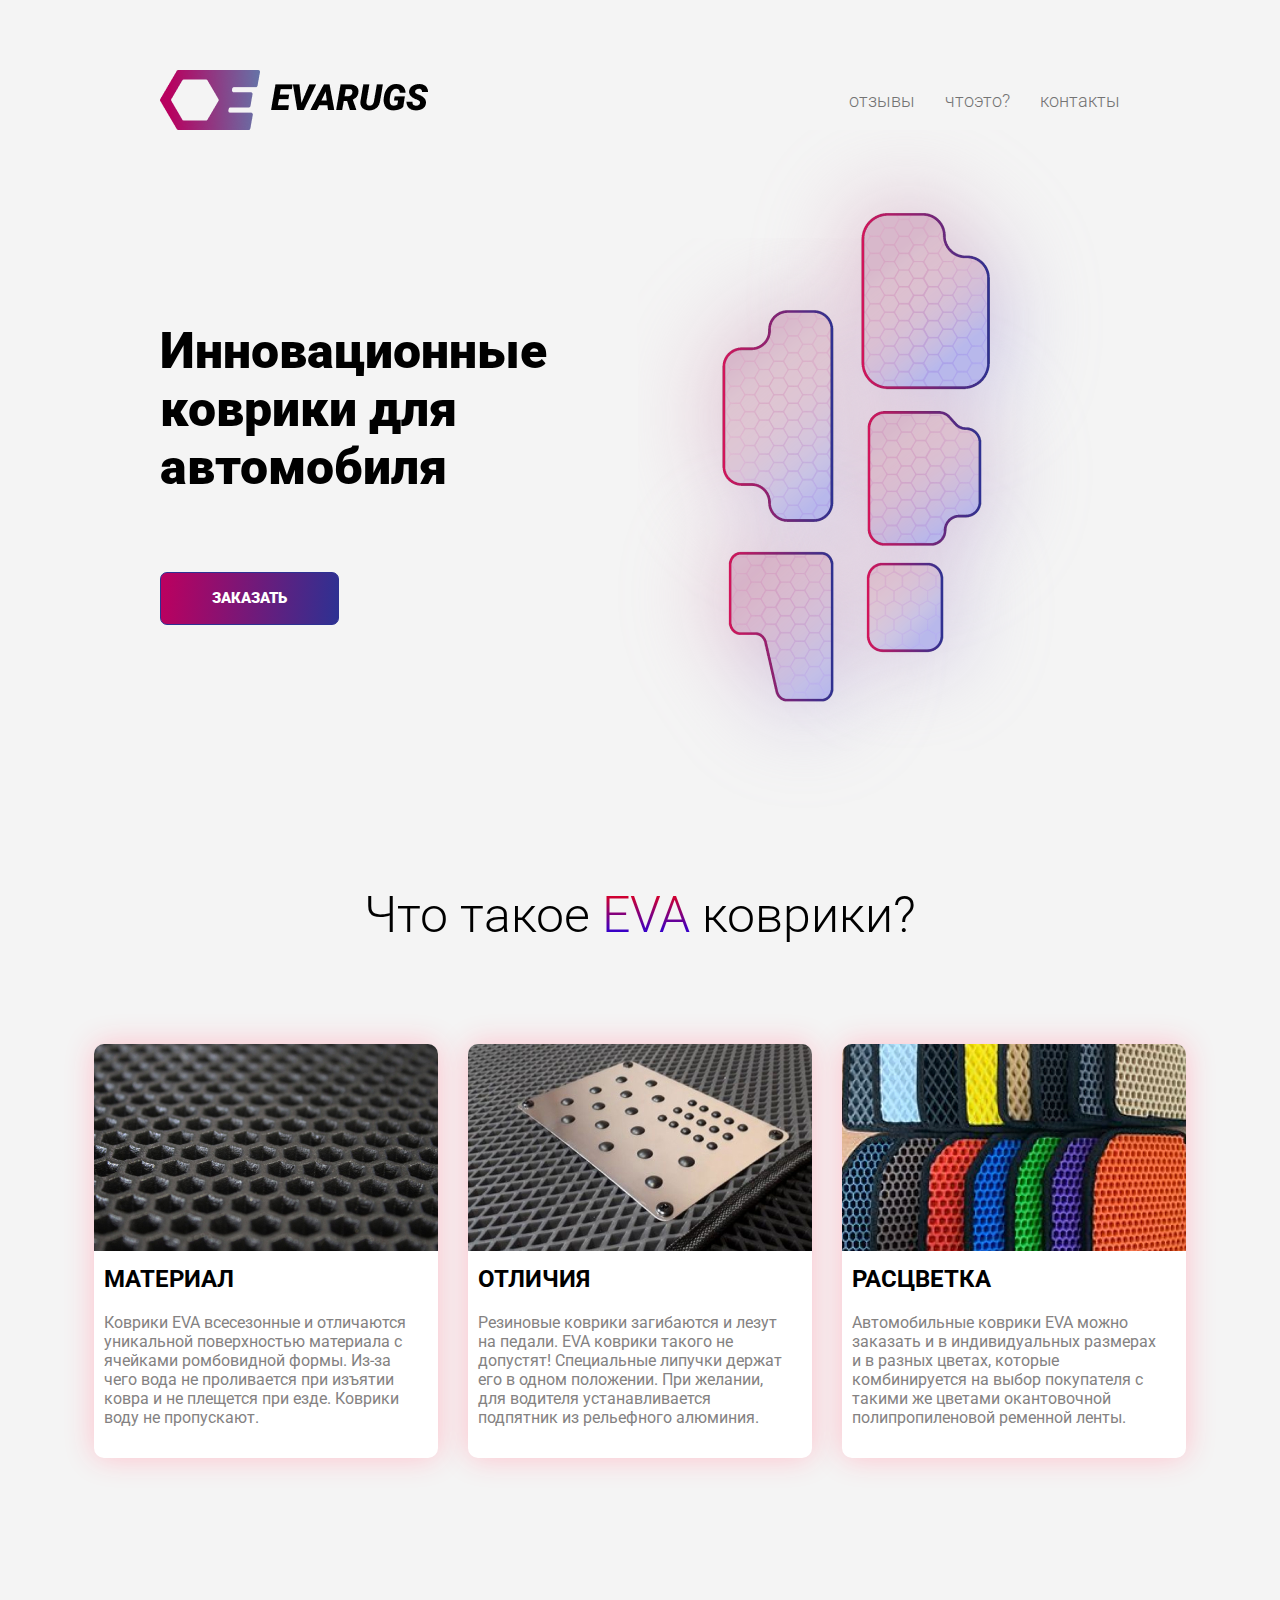
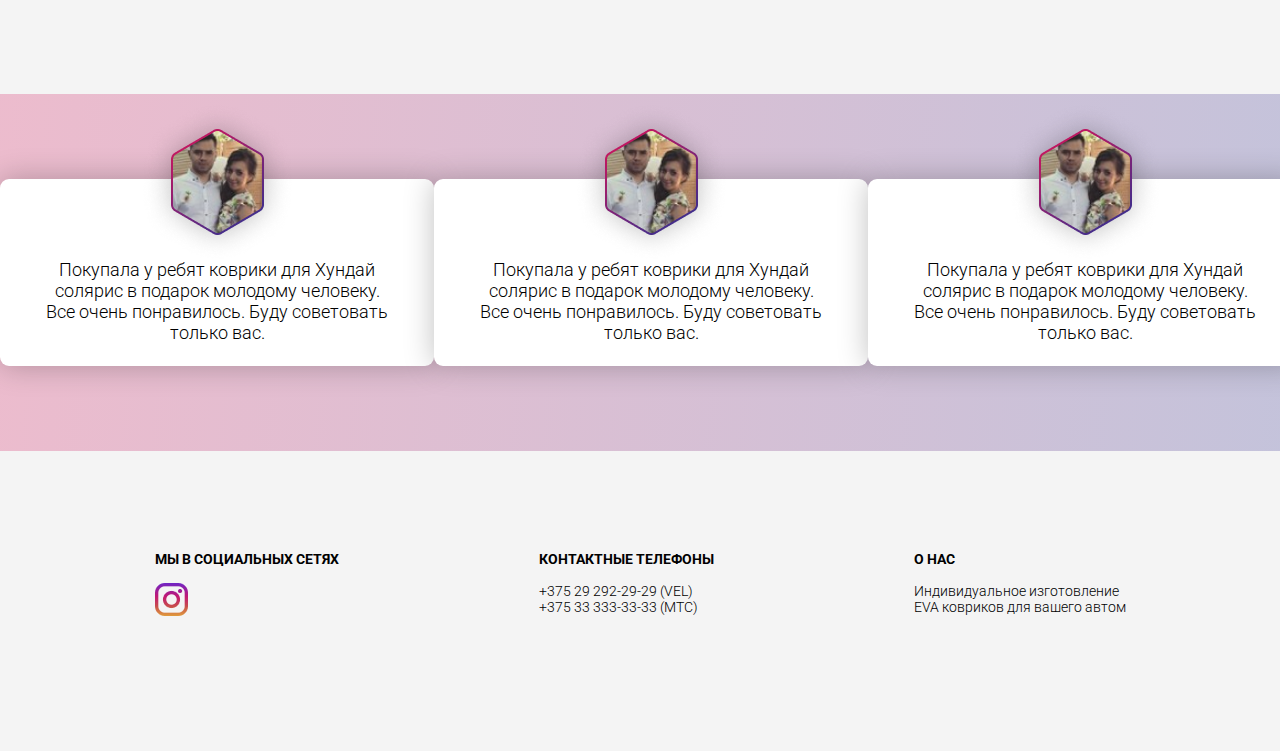
<file: index.html>
<!DOCTYPE html>
<html lang="en">
<head>
    <meta charset="UTF-8">
    <meta name="viewport" content="width=device-width, initial-scale=1.0">
    <title>Document</title>
    <link rel="stylesheet" href="style.css">
</head>
<body>
    <header class="h content">
        <nav class="n">
            <img src="./Group 3.png" alt="0" class="logo">
            <ul>
                <li>отзывы</li>
                <li>чтоэто?</li>
                <li>контакты</li>
            </ul>
        </nav>
        <section class="s1">
            <div class="d2">
                <p>Инновационные коврики для автомобиля</p>
                <button class="btn"><a href="./index2.html">ЗАКАЗАТЬ</a></button>
            </div>
            <img src="./коврф 1.png" alt="0" class="img">
        </section>
    </header>
    <main class="m">
        <h1>Что такое <span class="sp1">EVA</span> коврики?</h1>
        <section class="s2 content3">
            <div class="card">
                <img src="./image00004 1.jpg" alt="0">
                <h2>МАТЕРИАЛ</h2>
                <p>Коврики EVA всесезонные и отличаются уникальной поверхностью материала с ячейками ромбовидной формы. Из-за чего вода не проливается при изъятии ковра и не плещется при езде. Коврики воду не пропускают.</p>
            </div>
            <div class="card">
                <img src="./file 1.jpg" alt="0">
                <h2>ОТЛИЧИЯ</h2>
                <p>Резиновые коврики загибаются и лезут на педали. EVA коврики такого не допустят! Специальные липучки держат его в одном положении. При желании, для водителя устанавливается подпятник из рельефного алюминия.</p>
            </div>
            <div class="card">
                <img src="./kov1-1-300x225 1.jpg" alt="0">
                <h2>РАСЦВЕТКА</h2>
                <p>Автомобильные коврики EVA можно заказать и в индивидуальных размерах и в разных цветах, которые комбинируется на выбор покупателя с такими же цветами окантовочной полипропиленовой ременной ленты.</p>
            </div>
        </section>
        <section class="s3">
            <div class="card2"> 
                <img src="./Mask Group.png" alt="0" class="img31">
                <p>Покупала у ребят коврики для Хундай солярис в подарок молодому человеку. Все очень понравилось. Буду советовать только вас.</p>
            </div>
            <div class="card2">
                <img src="./Mask Group.png" alt="0" class="img32">
                <p>Покупала у ребят коврики для Хундай солярис в подарок молодому человеку. Все очень понравилось. Буду советовать только вас.</p>
            </div>
            <div class="card2">
                <img src="./Mask Group.png" alt="0" class="img33">
                <p>Покупала у ребят коврики для Хундай солярис в подарок молодому человеку. Все очень понравилось. Буду советовать только вас.</p>
            </div>
        </section>
    </main>
    <footer class="f content2">
        <nav class="n2">
            <ul>
                <li>МЫ В СОЦИАЛЬНЫХ СЕТЯХ<br><br>
                    <img src="./512px-Instagram_new 1.png" alt="0">
                </li>
                <li>КОНТАКТНЫЕ ТЕЛЕФОНЫ<br><br>
                    <span>
                        +375 29 292-29-29 (VEL) <br> +375 33 333-33-33 (МТС)
                    </span>
                </li>
                <li>О НАС<br><br>
                    <span>Индивидуальное изготовление <br> EVA ковриков для вашего автом</span>
                </li>
            </ul>
        </nav>
    </footer>
</body>
</html>
</file>
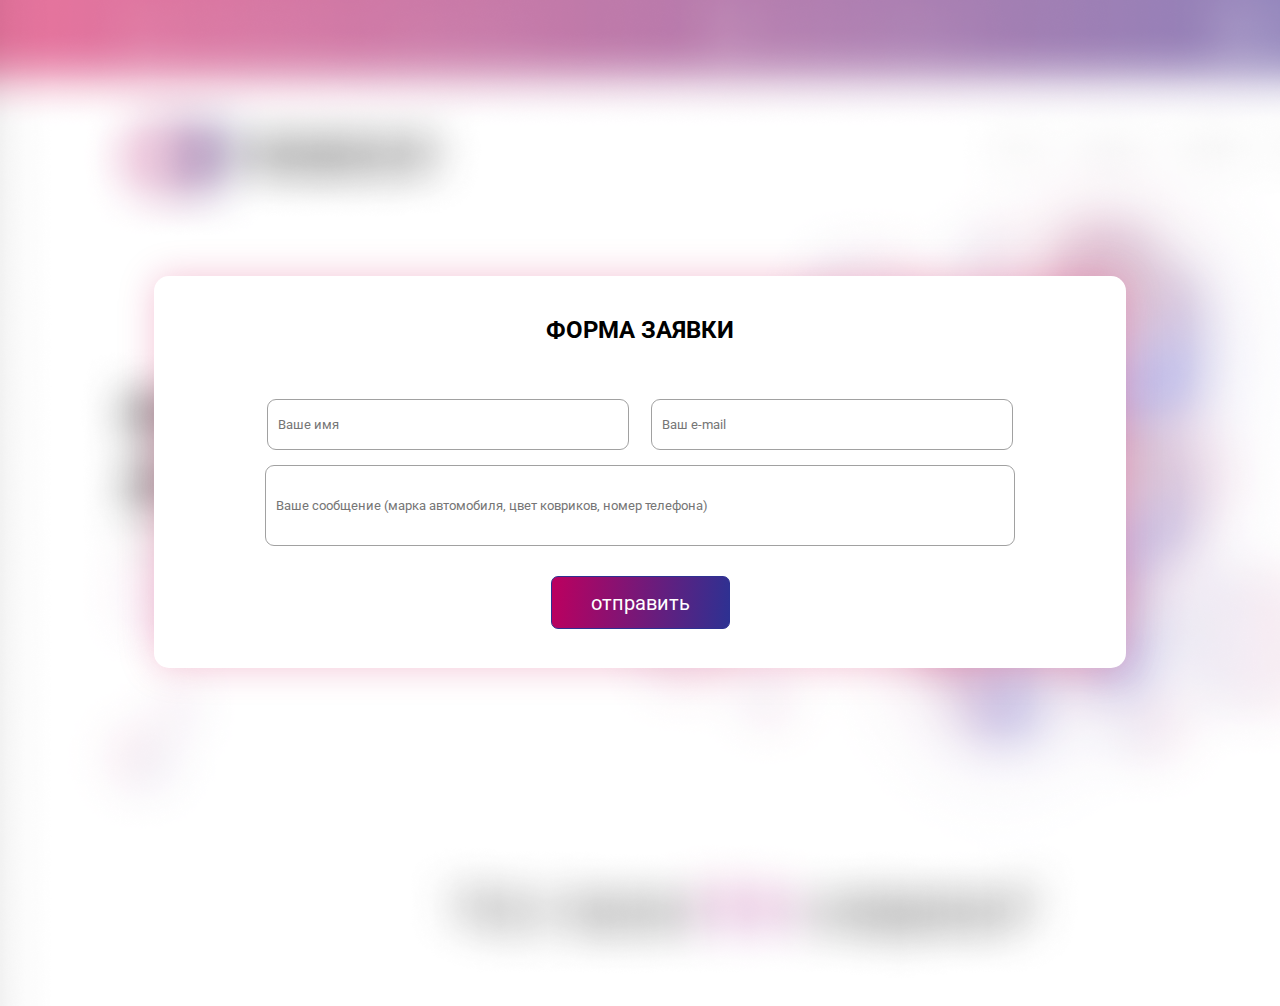
<file: index2.html>
<!DOCTYPE html>
<html lang="en">
<head>
    <meta charset="UTF-8">
    <meta name="viewport" content="width=device-width, initial-scale=1.0">
    <title>Document</title>
    <link rel="stylesheet" href="style.css">
</head>
<body>
    <section class="s111">
        <div class="d100">
            <h2>ФОРМА ЗАЯВКИ</h2>
            <div class="d101"> 
                <input type="text" class="inp1" placeholder="Ваше имя">
                <input type="text" class="inp1" placeholder="Ваш e-mail">
                <input type="text" class="inp2" placeholder="Ваше сообщение (марка автомобиля, цвет ковриков, номер телефона)">
                <br>
                <button class="btn2">отправить</button>
            </div>
        </div>
    </section>
</body>
</html>
</file>
<file: style.css>
@import url('https://fonts.googleapis.com/css2?family=Arimo:ital,wght@0,400..700;1,400..700&family=DM+Serif+Display:ital@0;1&family=Lato:ital,wght@0,100;0,300;0,400;0,700;0,900;1,100;1,300;1,400;1,700;1,900&family=Open+Sans:ital,wght@0,300..800;1,300..800&family=Poppins:ital,wght@0,100;0,200;0,300;0,400;0,500;0,600;0,700;0,800;0,900;1,100;1,200;1,300;1,400;1,500;1,600;1,700;1,800;1,900&family=Quantico:ital,wght@0,400;0,700;1,400;1,700&family=Roboto:ital,wght@0,100;0,300;0,400;0,500;0,700;0,900;1,100;1,300;1,400;1,500;1,700;1,900&display=swap');

*{
    margin: 0;
    padding: 0;
    box-sizing: border-box;
    list-style: none;
    text-decoration: none;
    font-family: "Roboto", serif;
}

.h{
    max-width: 1440px;
    background-color: rgb(244, 244, 244);
}

.content{
    margin: 0 auto;
    padding: 70px 160px;
}

.n{
    display: flex;
    align-items: center;
    justify-content: space-between;

}

.n ul{
    display: flex;
    gap: 30px;
    color: rgba(115, 115, 115, 1);
    font-size: 18px;
    font-weight: 300;
}

.s1{
    max-width: 100%;
    display: flex;
    align-items: center;
}

.s1 p{
    color: rgba(0, 0, 0, 1);
    max-width: 596px;
    height: 250px;
    font-weight: 900;
    font-size: 50px;
}

.btn{
    width: 179px;
    height: 53px;
    border-radius: 7px;
    border: 1px solid #2E3192;
    color: white;
    background: linear-gradient(95.2deg, #B90160 2.23%, #2E3192 99.51%);
    font-weight: 900;
    font-size: 15px;
}

.img{
    max-width: 533px;
}

.d2{
    max-width: 100%;
}

.sp1{
    color: linear-gradient( #B90160 50%, #2E3192 50%);
}

.f{
    max-width: 1440px;
    height: 300px;
    background-color: rgb(244, 244, 244);
}

.content2{
    margin: 0 auto;
    padding: 100px 0;
}

.n2{
    max-width: 100%;
    display: flex;
    justify-content: center;
}

.n2 ul{
    max-width: 100%;
    display: flex;
    gap: 200px;
}

.n2 ul li{
    font-size: 14px;
    font-weight: 700;
    color: rgba(0, 0, 0, 1);
}

.n2 ul li span{
    font-size: 14px;
    font-weight: 300;
}

.m{
    background-color: rgb(244, 244, 244);
    margin: 0 auto;
    max-width: 1440px;
}

.m h1{
    text-align: center;
    font-size: 50px;
    font-weight: 300;
}

.s3{
    max-width: 1440px;
    height: 357px;
    background: linear-gradient(94.31deg, rgba(212, 20, 90, 0.25) 0.96%, rgba(46, 49, 146, 0.25) 104.83%);
    display: flex;
    justify-content: space-between;
    align-items: center;
}

.card2{
    width: 436px;
    height: 187px;
    background-color: rgba(255, 255, 255, 1);
    box-shadow: 0px 0px 30px 0px rgba(0, 0, 0, 0.25);
    text-align: center;
    padding: 60px 40px;
    border-radius: 9px;
}

.card2 p{
    width: 354px;
    font-weight: 300;
    font-size: 18px;
    text-align: center;
    margin: -150px 0;
}

.img31{
    position: relative;
    top: -140px;
    left: 0px;
}

.img32{
    position: relative;
    top: -140px;
    left: 0px;
}

.img33{
    position: relative;
    top: -140px;
    left: 0px;
}


.card{
    border-radius: 10px;
    width: 344px;
    height: 414px;
    background-color: white;
    box-shadow: 0 0 30px 0 pink;
}

.card img{
    border-radius: 10px 10px 0 0;
}

.card p{
    width: 335px;
    padding: 10px 10px;
    color: rgb(132, 130, 130);
}

.card h2{
    padding: 10px 10px;
}

.s2{
    max-width: 100%;
    height: 750px;
    display: flex;
    justify-content: center;
    gap: 30px;
}

.content3{
    padding: 100px 50px;
}

.sp1{
    background: linear-gradient(red,blue);
    -webkit-background-clip: text;
    -webkit-text-fill-color: transparent;
}

.btn a{
    color: white;
}

.btn2{
    width: 179px;
    height: 53px;
    border-radius: 7px;
    border: 1px solid #2E3192;
    color: white;
    background: linear-gradient(95.2deg, #B90160 2.23%, #2E3192 99.51%);
    font-weight: 400;
    font-size: 20px;
    margin: 30px 30px;
}

.s111{
    margin: 0 auto;
    max-width: 1487px;
    height: 1006px;
    background-image: url(./Rectangle\ 18.png);
    background-repeat: no-repeat;
    background-size: cover;
    padding: 276px 154px;
}

.d100{
    box-shadow: 0px 0px 35px 0px rgba(212, 20, 90, 0.25);
    max-width: 1180.27px;
    height: 392.18px;
    border-radius: 15px;
    background-color: white;
    flex-direction: column;
    text-align: center;
}

.inp1{
    width: 362.49px;
    height: 50.72px;
    border-radius: 9px;
    padding: 10px 10px;
    border: 1px solid rgba(161, 161, 161, 1);
    margin: 15px 9px;
}

.d100 h2{
    padding: 40px 0;
}

.inp2{
    width: 749.73px;
    height: 81.65px;
    border-radius: 9px;
    padding: 10px 10px;
    border: 1px solid rgba(161, 161, 161, 1);
}

@media (max-width:1080px) {
    .inp2{
        width: 432px;
        height: 95px;
    }
}

@media (max-width: 768px) {
    .s111{
        margin: 0 auto;
        max-width: 768px;
        height: 1006px;
        background-image: url(./Rectangle\ 18.png);
        background-repeat: no-repeat;
        background-size: cover;
        padding: 276px 70px;
    }
    .btn2{
        width: 137px;
        height: 34px;
    }
    .d100{
        max-width: 635px;
        height: 401px;
    }
    .n ul{
        display: none;
    }
    .content{
        padding: 50px 100px;
    }
    .inp1{
        text-align: center;
        width: 432px;
        height: 41px;
    }
    .inp2{
        width: 432px;
        height: 95px;
    }
    .d100 h2{
        padding: 20px 0;
        font-size: 24px;
        font-weight: 500;
    }
    .img{
        width: 368px;
        height: 473px;
    }
    .s1 p{
        font-size: 35px;
        height: 200px;
    }
    .img{
        position: relative;
        top: -100px;
        left: 0;
    }
    .s2{
        flex-direction: column;
        height: 1300px;
        gap: 61px;
    }
    .card{
        width: 594px;
        height: 325px;
    }
    .card img{
        width: 594px;
        height: 180px;
    }
    .card h2{
        margin: -10px 10px;
    }
    .card p{
        width: 585px;
        padding: 10px 20px;
    }
    .m h1{
        font-size: 40px;
        font-weight: 400;
    }
    .n2 ul{
        gap: 40px;
    }
    .s3{
        flex-direction: column;
        justify-content: space-evenly;
        height: 1000px;
    }
}

@media (max-width: 650px) {
    .s111{
        margin: 0 auto;
        max-width: 400px;
        height: 509px;
        background-image: url(./Rectangle\ 18.png);
        background-repeat: no-repeat;
        background-size: cover;
        padding: 100px 70px;
    }
    .d100{
        max-width: 267px;
        height: 298px;
    }
    .inp1{
        width: 212px;
        height: 20px;
    }
    .inp2{
        width: 212px;
        height: 95px;
    }
    .d100 h2{
        padding: 10px 0;
        font-size: 15px;
        font-weight: 500;
    }
    .btn2{
        width: 58px;
        height: 18px;
        font-size: 9px;
        font-weight: 400;
    }
    .h{
        flex-direction: column;
        align-items: center;
    }
    .img{
        display: none;
    }
    .content{
        padding: 100px 0;
    }
    .logo{
        margin: 0 auto;
    }
    .d2{
        margin: 100px 70px;
    }
    .d2 p{
        text-align: center;
    }
    .btn{
        margin: 0 120px;
    }
    .f{
        height: 500px;
    }
    .n2 ul{
        flex-direction: column;
        align-items: center;
        text-align: center;
    }
    .card2{
        width: 267px;
        height: 210px;
        border-radius: 9px;
        box-shadow: 0px 0px 30px 0px rgba(0, 0, 0, 0.25);
    }
    .card2 p{
        width: 200px;
        margin: -130px -10px;
        font-size: 12px;
        font-weight: 300;
    }
    .card{
        margin: 0 auto;
        width: 264px;
        height: 388px;
    }
    .card img{
        width: 264px;
    }
    .card p{
        font-size: 12px;
        font-weight: 300;
        width: 280px;
    }
}
</file>
